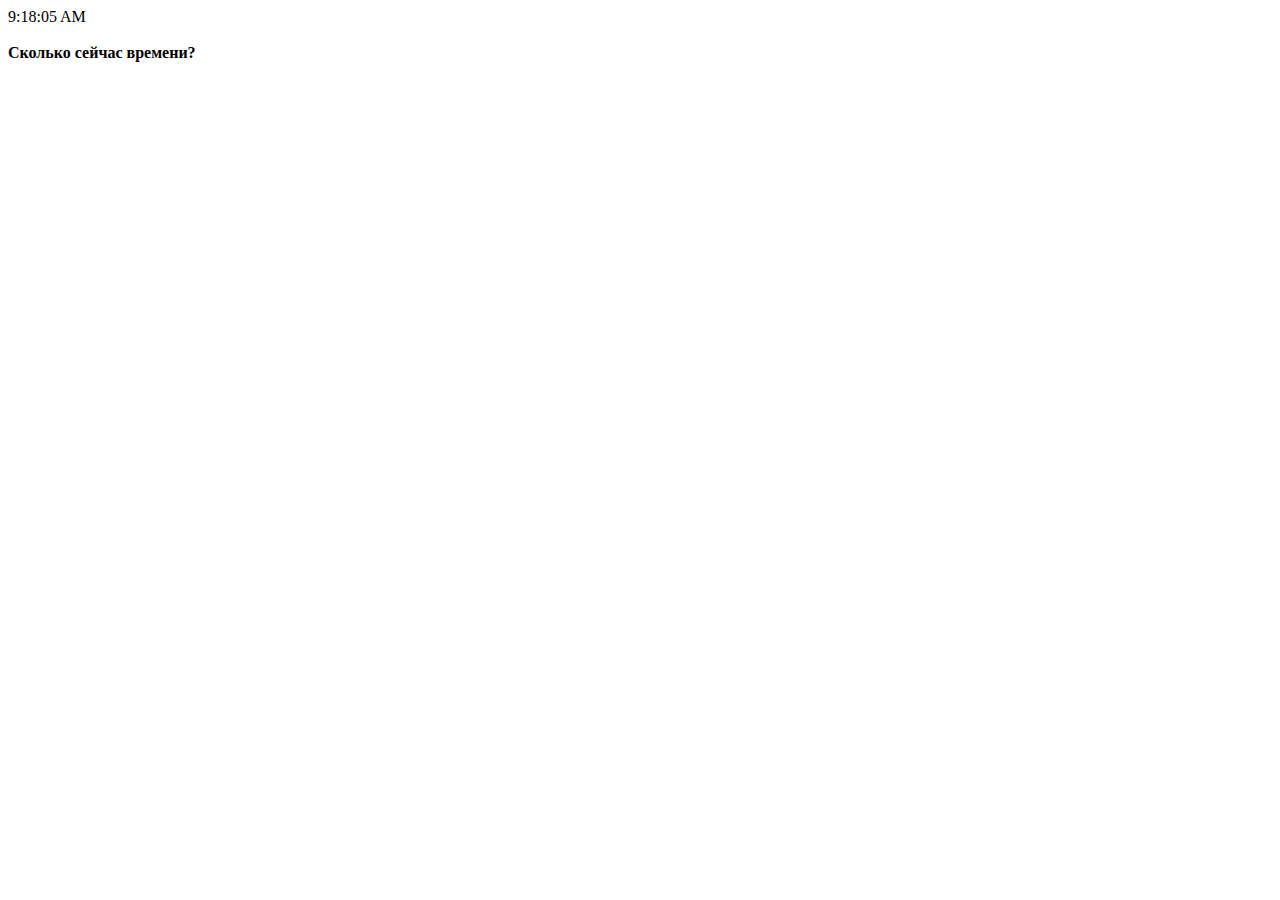
<file: index.html>
<script>
function am12() {

var date12 = new Date();
var hours12 = date12.getHours() - (date12.getHours() >= 12 ? 12 : 0);
var period = date12.getHours() >= 12 ? 'PM' : 'AM';
var minutes12 = date12.getMinutes();
var seconds12 = date12.getSeconds();
if (minutes12 < 10) minutes12 = "0" + minutes12;
if (seconds12 < 10) seconds12 = "0" + seconds12;

document.getElementById("clock12").innerHTML = hours12 + ":" + minutes12 + ":"+ seconds12 +" " + period;
setTimeout("am12()", 1000);
}
</script>

<body>    
  <div id="clock12"></div>
  <script>am12();</script>
  <br>
  <b>Сколько сейчас времени? <?php echo date("H:i d.m.Y");?></b>
  <br>
</body>
</file>
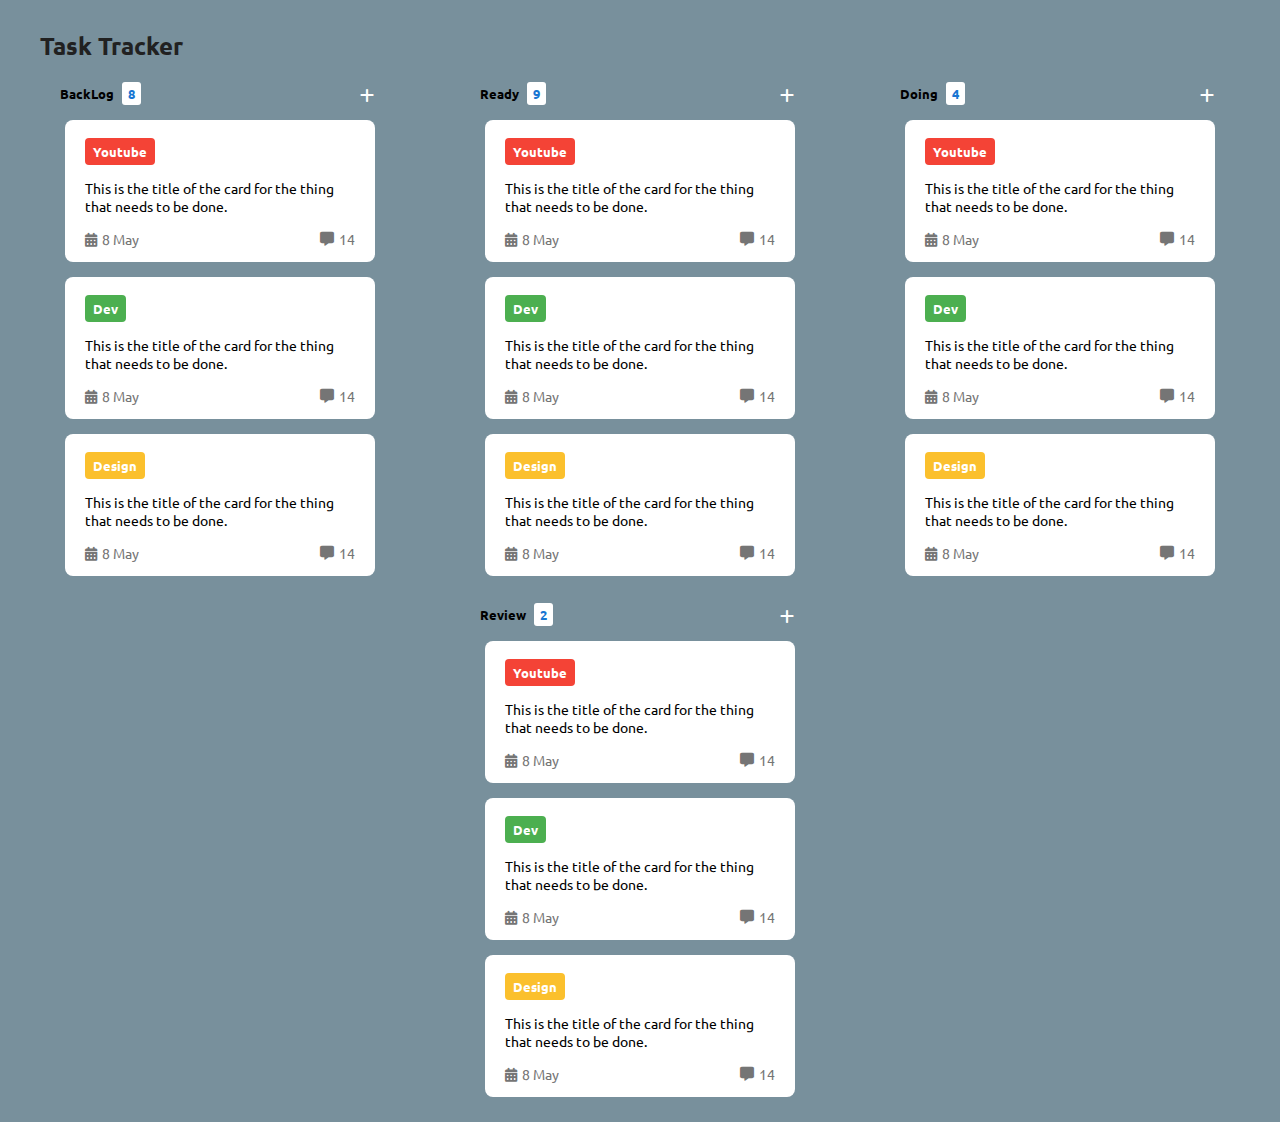
<file: css-tricks/ css-cards/index.html>
<!DOCTYPE html>
<html lang="en">

<head>
    <meta charset="UTF-8">
    <meta http-equiv="X-UA-Compatible" content="IE=edge">
    <meta name="viewport" content="width=device-width, initial-scale=1.0">
    <link rel="stylesheet" href="https://cdnjs.cloudflare.com/ajax/libs/font-awesome/6.4.0/css/all.min.css">
    <link rel="stylesheet" href="style.css">
    <title>Cards #1</title>
</head>

<body>

    <h2>Task Tracker</h2>
    <div class="container">
        <div class="box-column">
            <div class="box-header">
                <h5>BackLog <span class="num">8</span></h5>
                <li><i class="fa-solid fa-plus"></i></li>
            </div>

            <div class="box">
                <span class="tag" id="red">Youtube</span>
                <p>This is the title of the card for the thing that needs to be done.</p>
                <div class="box-footer">
                    <div class="date">
                        <li><i class="fa-solid fa-calendar-days"></i></li>
                        <span>8 May</span>
                    </div>

                    <li class="comment"><i class="fa-solid fa-message"></i>14</li>
                </div>
            </div>

            <div class="box">
                <span class="tag" id="green">Dev</span>
                <p>This is the title of the card for the thing that needs to be done.</p>
                <div class="box-footer">
                    <div class="date">
                        <li><i class="fa-solid fa-calendar-days"></i></li>
                        <span>8 May</span>
                    </div>

                    <li class="comment"><i class="fa-solid fa-message"></i>14</li>
                </div>
            </div>

            <div class="box">
                <span class="tag" id="yellow">Design</span>
                <p>This is the title of the card for the thing that needs to be done.</p>
                <div class="box-footer">
                    <div class="date">
                        <li><i class="fa-solid fa-calendar-days"></i></li>
                        <span>8 May</span>
                    </div>

                    <li class="comment"><i class="fa-solid fa-message"></i>14</li>
                </div>
            </div>

        </div>
        <div class="box-column">
            <div class="box-header">
                <h5>Ready <span class="num">9</span></h5>
                <li><i class="fa-solid fa-plus"></i></li>
            </div>

            <div class="box">
                <span class="tag" id="red">Youtube</span>
                <p>This is the title of the card for the thing that needs to be done.</p>
                <div class="box-footer">
                    <div class="date">
                        <li><i class="fa-solid fa-calendar-days"></i></li>
                        <span>8 May</span>
                    </div>

                    <li class="comment"><i class="fa-solid fa-message"></i>14</li>
                </div>
            </div>

            <div class="box">
                <span class="tag" id="green">Dev</span>
                <p>This is the title of the card for the thing that needs to be done.</p>
                <div class="box-footer">
                    <div class="date">
                        <li><i class="fa-solid fa-calendar-days"></i></li>
                        <span>8 May</span>
                    </div>

                    <li class="comment"><i class="fa-solid fa-message"></i>14</li>
                </div>
            </div>

            <div class="box">
                <span class="tag" id="yellow">Design</span>
                <p>This is the title of the card for the thing that needs to be done.</p>
                <div class="box-footer">
                    <div class="date">
                        <li><i class="fa-solid fa-calendar-days"></i></li>
                        <span>8 May</span>
                    </div>

                    <li class="comment"><i class="fa-solid fa-message"></i>14</li>
                </div>
            </div>

        </div>
        <div class="box-column">
            <div class="box-header">
                <h5>Doing <span class="num">4</span></h5>
                <li><i class="fa-solid fa-plus"></i></li>
            </div>

            <div class="box">
                <span class="tag" id="red">Youtube</span>
                <p>This is the title of the card for the thing that needs to be done.</p>
                <div class="box-footer">
                    <div class="date">
                        <li><i class="fa-solid fa-calendar-days"></i></li>
                        <span>8 May</span>
                    </div>

                    <li class="comment"><i class="fa-solid fa-message"></i>14</li>
                </div>
            </div>

            <div class="box">
                <span class="tag" id="green">Dev</span>
                <p>This is the title of the card for the thing that needs to be done.</p>
                <div class="box-footer">
                    <div class="date">
                        <li><i class="fa-solid fa-calendar-days"></i></li>
                        <span>8 May</span>
                    </div>

                    <li class="comment"><i class="fa-solid fa-message"></i>14</li>
                </div>
            </div>

            <div class="box">
                <span class="tag" id="yellow">Design</span>
                <p>This is the title of the card for the thing that needs to be done.</p>
                <div class="box-footer">
                    <div class="date">
                        <li><i class="fa-solid fa-calendar-days"></i></li>
                        <span>8 May</span>
                    </div>

                    <li class="comment"><i class="fa-solid fa-message"></i>14</li>
                </div>
            </div>

        </div>
        <div class="box-column">
            <div class="box-header">
                <h5>Review <span class="num">2</span></h5>
                <li><i class="fa-solid fa-plus"></i></li>
            </div>

            <div class="box">
                <span class="tag" id="red">Youtube</span>
                <p>This is the title of the card for the thing that needs to be done.</p>
                <div class="box-footer">
                    <div class="date">
                        <li><i class="fa-solid fa-calendar-days"></i></li>
                        <span>8 May</span>
                    </div>

                    <li class="comment"><i class="fa-solid fa-message"></i>14</li>
                </div>
            </div>

            <div class="box">
                <span class="tag" id="green">Dev</span>
                <p>This is the title of the card for the thing that needs to be done.</p>
                <div class="box-footer">
                    <div class="date">
                        <li><i class="fa-solid fa-calendar-days"></i></li>
                        <span>8 May</span>
                    </div>

                    <li class="comment"><i class="fa-solid fa-message"></i>14</li>
                </div>
            </div>

            <div class="box">
                <span class="tag" id="yellow">Design</span>
                <p>This is the title of the card for the thing that needs to be done.</p>
                <div class="box-footer">
                    <div class="date">
                        <li><i class="fa-solid fa-calendar-days"></i></li>
                        <span>8 May</span>
                    </div>

                    <li class="comment"><i class="fa-solid fa-message"></i>14</li>
                </div>
            </div>

        </div>
    </div>



</body>

</html>
</file>
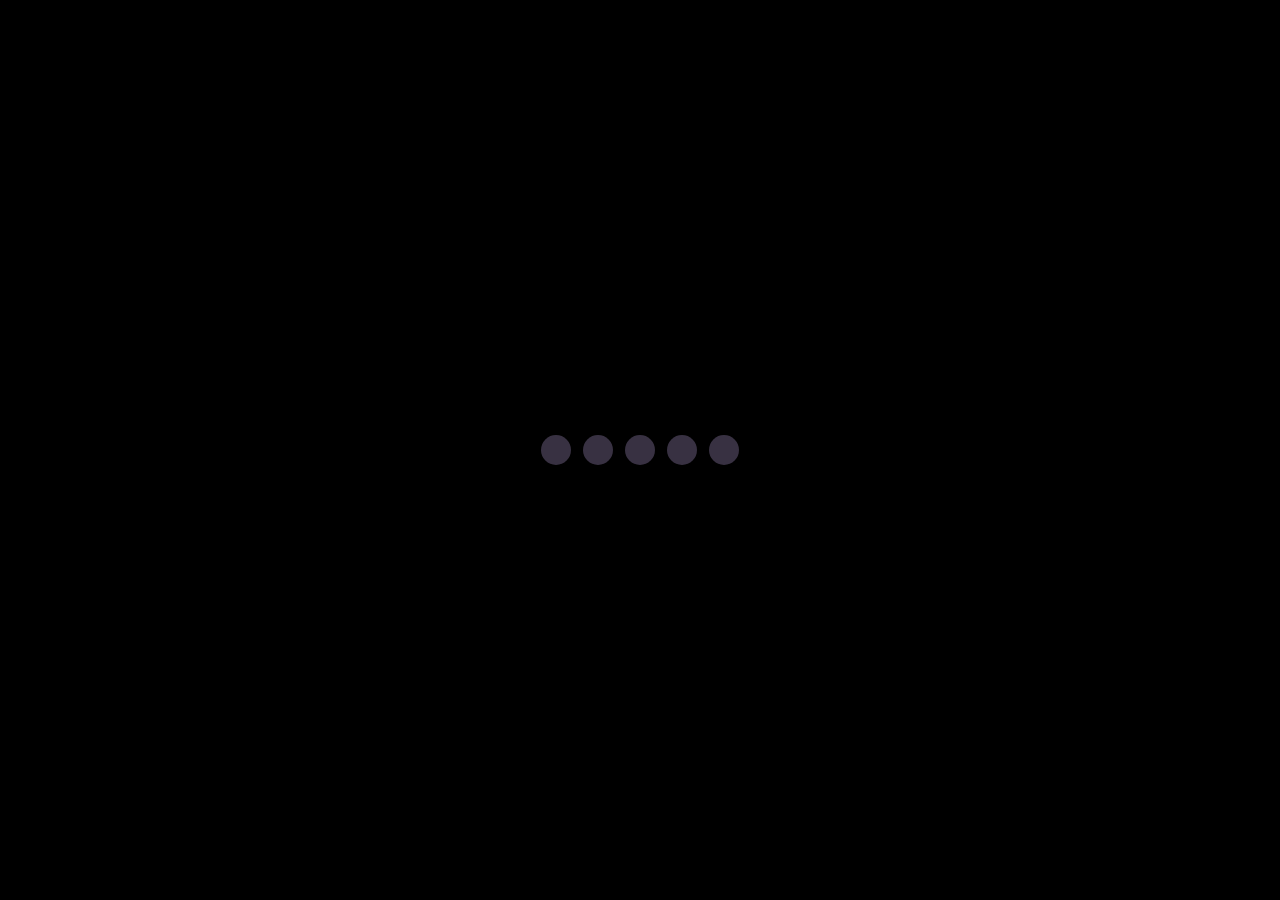
<file: css-tricks/CSS Tricks #1/index.html>
<!DOCTYPE html>
<html lang="en">

<head>
    <meta charset="UTF-8">
    <meta http-equiv="X-UA-Compatible" content="IE=edge">
    <meta name="viewport" content="width=device-width, initial-scale=1.0">
    <link rel="stylesheet" href="style.css">
    <title>Morphing Pager</title>
</head>

<body>

    <div class="pager">
        <button><span></span></button>
        <button><span></span></button>
        <button><span></span></button>
        <button><span></span></button>
        <button><span></span></button>
    </div>

</body>

</html>
</file>
<file: css-tricks/ css-cards/style.css>
@import url('https://fonts.googleapis.com/css2?family=Ubuntu:wght@300;400;500;700&display=swap');

*{
    margin: 0;
    padding: 0;
    box-sizing: border-box;
    font-family: 'Ubuntu';
}

body{
    background-color: #78909c;
    padding: 10px;
}

body h2{
    margin: 20px 0 8px 30px;
    color: #212121;
}

.container{
    display: flex;
    justify-content: space-around;
    flex-wrap: wrap;
}

.box-column{
    margin-top: 15px;
    width: 320px;
}

.box-header{
    display: flex;
    justify-content: space-between;
    list-style: none;
    margin-bottom: 10px;
}

.box-header span{
    margin-left: 5px;
    background-color: #fff;
    padding: 3px 6px;
    border-radius: 3px;
    color: #1976d2;
}

.box-header i{
    margin-right: 5px;
    color: #fff;
    cursor: pointer;
}

.box{
    background-color: #fff;
    padding: 7px 20px;
    border-radius: 8px;
    height: 142px;
    cursor: pointer;
    margin: 15px 5px;
    transition: all 0.2s;
}

.box:hover{
    transform: translateY(-3px);
    box-shadow: 5px 5px 10px rgba(0, 0, 0, 0.23);
}

.box p{
    margin: 2px 0 15px;
    font-size: 14px;
    font-weight: 400;
}

.tag{
    padding: 5px 8px;
    font-size: 13px;
    font-weight: bold;
    color: #fff;
    line-height: 50px;
    border-radius: 4px;
}

#red{
    background-color: #f44336;
}

#green{
    background-color: #4caf50;
}

#yellow{
    background-color: #fbc02d;
}

.box-footer{
    display: flex;
    list-style: none;
    justify-content: space-between;
    align-items: center;
    margin-top: 10px;
    font-size: 14px;
    color: #757575;
}

.comment{
    display: flex;
    align-items: center;
}

.box-footer i{
    margin-right: 5px;
}

.date{
    display: flex;
}
</file>
<file: css-tricks/CSS Tricks #1/style.css>
body{
    margin: 0;
    display: grid;
    place-items: center;
    background: #000;
}

html, body{
    height: 100%;
}

.pager{
    width: 250px;
    display: flex;
    align-items: center;
    justify-content: center;
}

.pager button{
    flex: 0 0 42px;
    height: 42px;
    border: 0;
    padding: 6px;
    background: transparent;
    cursor: pointer;
    transition: 0.4s;
}

.pager button span{
    display: block;
    height: 30px;
    width: 100%;
    border-radius: 15px;
    background: #383142;
    transition: 0.4s;
}

.pager button:focus{
    flex: 0 0 80px;
}

.pager button:focus span{
    background: #00c853;
}
</file>
